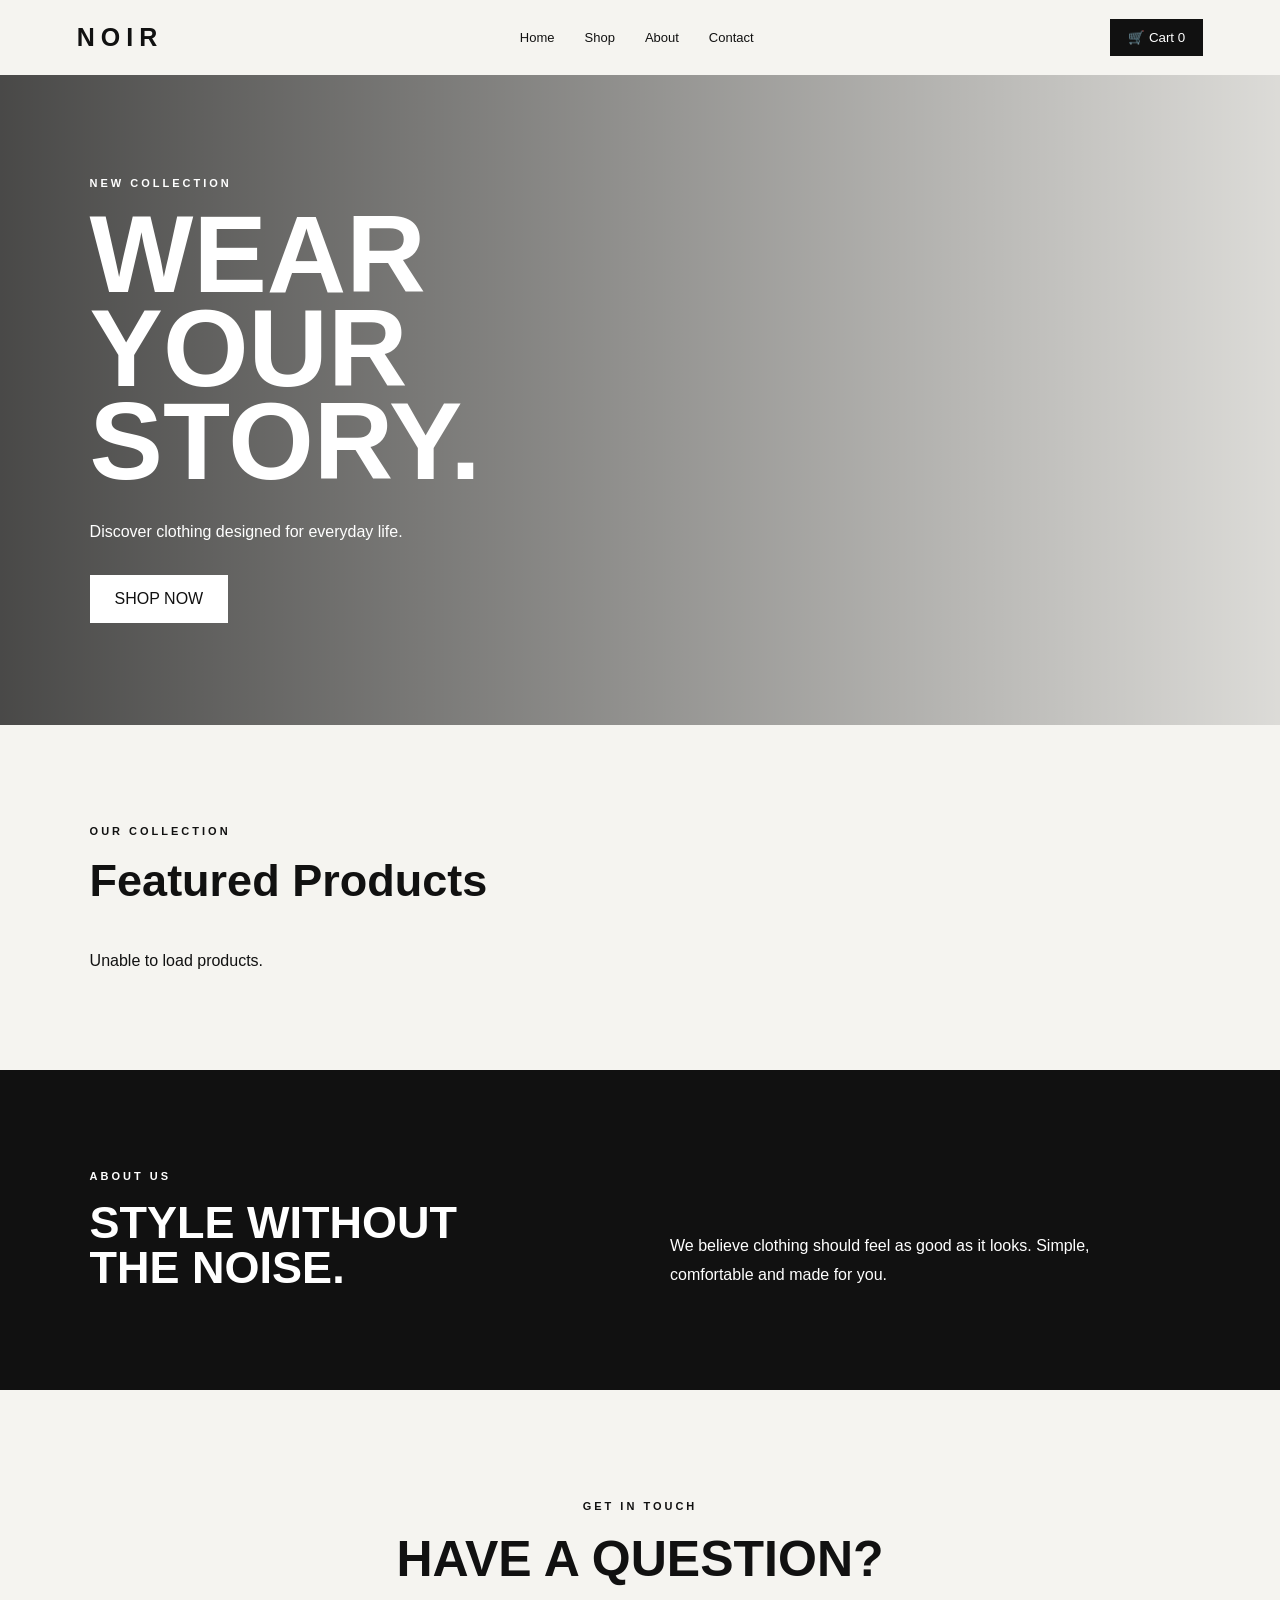
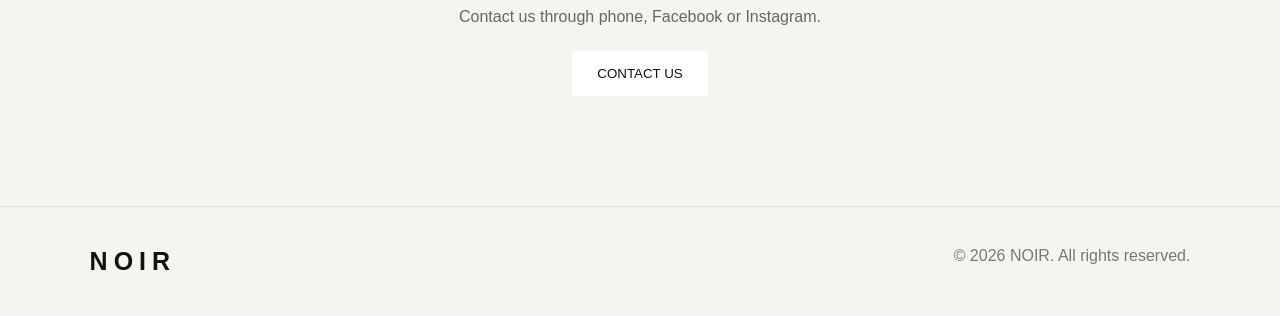
<file: index.html>
<!DOCTYPE html>
<html lang="en">

<head>

    <meta charset="UTF-8">

    <meta
        name="viewport"
        content="width=device-width, initial-scale=1.0"
    >

    <title>NOIR — Clothing Store</title>

    <link
        rel="stylesheet"
        href="style.css"
    >

</head>


<body>


    <!-- NAVIGATION -->

    <header>

        <div class="logo">
            NOIR
        </div>

        <nav>

            <a href="#home">
                Home
            </a>

            <a href="#shop">
                Shop
            </a>

            <a href="#about">
                About
            </a>

            <a href="#contact">
                Contact
            </a>

        </nav>

        <button
            class="cart-button"
            onclick="openCart()"
        >
            🛒 Cart
            <span id="cartCount">0</span>
        </button>

    </header>



    <!-- HERO -->

    <main>

        <section
            id="home"
            class="hero"
        >

            <div class="hero-content">

                <p class="eyebrow">
                    NEW COLLECTION
                </p>

                <h1>
                    WEAR YOUR<br>
                    STORY.
                </h1>

                <p>
                    Discover clothing designed
                    for everyday life.
                </p>

                <a
                    href="#shop"
                    class="shop-button"
                >
                    SHOP NOW
                </a>

            </div>

        </section>



        <!-- SHOP -->

        <section
            id="shop"
            class="shop"
        >

            <div class="section-heading">

                <p class="eyebrow">
                    OUR COLLECTION
                </p>

                <h2>
                    Featured Products
                </h2>

            </div>


            <div
                id="productGrid"
                class="product-grid"
            >

                <p>
                    Loading products...
                </p>

            </div>

        </section>



        <!-- ABOUT -->

        <section
            id="about"
            class="about"
        >

            <div>

                <p class="eyebrow">
                    ABOUT US
                </p>

                <h2>
                    STYLE WITHOUT<br>
                    THE NOISE.
                </h2>

            </div>

            <p>
                We believe clothing should feel
                as good as it looks. Simple,
                comfortable and made for you.
            </p>

        </section>



        <!-- CONTACT -->

        <section
            id="contact"
            class="contact"
        >

            <p class="eyebrow">
                GET IN TOUCH
            </p>

            <h2>
                HAVE A QUESTION?
            </h2>

            <p>
                Contact us through phone,
                Facebook or Instagram.
            </p>

            <button
                onclick="contactUs()"
                class="shop-button"
            >
                CONTACT US
            </button>

        </section>

    </main>



    <!-- CART -->

    <div
        id="cart"
        class="cart"
    >

        <div class="cart-box">

            <button
                class="close"
                onclick="closeCart()"
            >
                ×
            </button>

            <h2>
                YOUR CART
            </h2>

            <div id="cartItems">
                Your cart is empty.
            </div>

            <div class="cart-total">

                Total:

                <strong>
                    ৳<span id="cartTotal">0</span>
                </strong>

            </div>

            <button
                class="checkout-button"
                onclick="checkout()"
            >
                CHECKOUT
            </button>

        </div>

    </div>



    <footer>

        <div class="logo">
            NOIR
        </div>

        <p>
            © 2026 NOIR. All rights reserved.
        </p>

    </footer>


    <script src="app.js"></script>

</body>

</html>
</file>
<file: style.css>
* {
    box-sizing: border-box;
    margin: 0;
    padding: 0;
}

html {
    scroll-behavior: smooth;
}

body {
    font-family: Arial, sans-serif;
    background: #f5f4f0;
    color: #111;
}


/* NAV */

header {
    height: 75px;
    padding: 0 6%;
    display: flex;
    align-items: center;
    justify-content: space-between;
    background: #f5f4f0;
    position: sticky;
    top: 0;
    z-index: 100;
}

.logo {
    font-size: 25px;
    font-weight: 900;
    letter-spacing: 6px;
}

nav {
    display: flex;
    gap: 30px;
}

nav a {
    text-decoration: none;
    color: #111;
    font-size: 13px;
}

.cart-button {
    background: #111;
    color: white;
    border: none;
    padding: 11px 18px;
    cursor: pointer;
}


/* HERO */

.hero {
    min-height: 650px;
    display: flex;
    align-items: center;
    padding: 7%;
    background:
        linear-gradient(
            90deg,
            rgba(0,0,0,.7),
            rgba(0,0,0,.1)
        ),
        url(
            "https://images.unsplash.com/photo-1441986300917-64674bd600d8?auto=format&fit=crop&w=1800&q=85"
        );

    background-size: cover;
    background-position: center;
    color: white;
}

.hero-content {
    max-width: 650px;
}

.eyebrow {
    font-size: 11px;
    letter-spacing: 3px;
    margin-bottom: 18px;
    font-weight: bold;
}

.hero h1 {
    font-size: clamp(
        55px,
        9vw,
        110px
    );

    line-height: .85;
    margin-bottom: 30px;
}

.hero p:not(.eyebrow) {
    max-width: 400px;
    line-height: 1.7;
    margin-bottom: 30px;
}

.shop-button {
    display: inline-block;
    padding: 15px 25px;
    background: white;
    color: #111;
    text-decoration: none;
    border: none;
    cursor: pointer;
}


/* SHOP */

.shop {
    padding: 100px 7%;
}

.section-heading {
    margin-bottom: 45px;
}

.section-heading h2,
.about h2 {
    font-size: 45px;
}


.product-grid {
    display: grid;
    grid-template-columns:
        repeat(3, 1fr);

    gap: 25px;
}

.product {
    background: white;
    padding-bottom: 20px;
}

.product img {
    width: 100%;
    height: 430px;
    object-fit: cover;
}

.product-info {
    padding: 18px;
}

.product-info h3 {
    font-size: 15px;
    margin-bottom: 8px;
}

.product-info p {
    color: #666;
    margin-bottom: 15px;
}

.add-cart {
    width: 100%;
    padding: 12px;
    background: #111;
    color: white;
    border: none;
    cursor: pointer;
}


/* ABOUT */

.about {
    padding: 100px 7%;
    background: #111;
    color: white;

    display: grid;
    grid-template-columns:
        1fr 1fr;

    gap: 60px;
}

.about h2 {
    line-height: 1;
}

.about > p {
    max-width: 450px;
    line-height: 1.8;
    align-self: end;
}


/* CONTACT */

.contact {
    padding: 110px 7%;
    text-align: center;
}

.contact h2 {
    font-size: 50px;
    margin-bottom: 20px;
}

.contact p:not(.eyebrow) {
    color: #666;
    margin-bottom: 25px;
}


/* CART */

.cart {
    display: none;

    position: fixed;
    inset: 0;

    background:
        rgba(0,0,0,.55);

    z-index: 500;

    justify-content: flex-end;
}

.cart.open {
    display: flex;
}

.cart-box {
    width: 430px;
    max-width: 100%;
    background: white;
    height: 100%;
    padding: 35px;
    position: relative;
}

.close {
    position: absolute;
    right: 25px;
    top: 20px;
    border: none;
    background: none;
    font-size: 30px;
    cursor: pointer;
}

.cart-box h2 {
    margin-bottom: 30px;
}

.cart-item {
    display: flex;
    justify-content: space-between;
    padding: 15px 0;
    border-bottom: 1px solid #ddd;
}

.cart-total {
    margin-top: 30px;
    display: flex;
    justify-content: space-between;
    font-size: 18px;
}

.checkout-button {
    width: 100%;
    padding: 15px;
    margin-top: 25px;
    background: #111;
    color: white;
    border: none;
    cursor: pointer;
}


/* FOOTER */

footer {
    padding: 40px 7%;
    border-top: 1px solid #ddd;

    display: flex;
    justify-content: space-between;

    color: #777;
}

footer .logo {
    color: #111;
}


/* MOBILE */

@media (max-width: 800px) {

    nav {
        display: none;
    }

    header {
        padding: 0 20px;
    }

    .product-grid {
        grid-template-columns: 1fr;
    }

    .product img {
        height: 500px;
    }

    .about {
        grid-template-columns: 1fr;
    }

    .hero {
        min-height: 600px;
        padding: 30px;
    }

    .shop {
        padding: 70px 20px;
    }

    .contact h2 {
        font-size: 38px;
    }

    footer {
        flex-direction: column;
        gap: 15px;
    }

}
</file>
